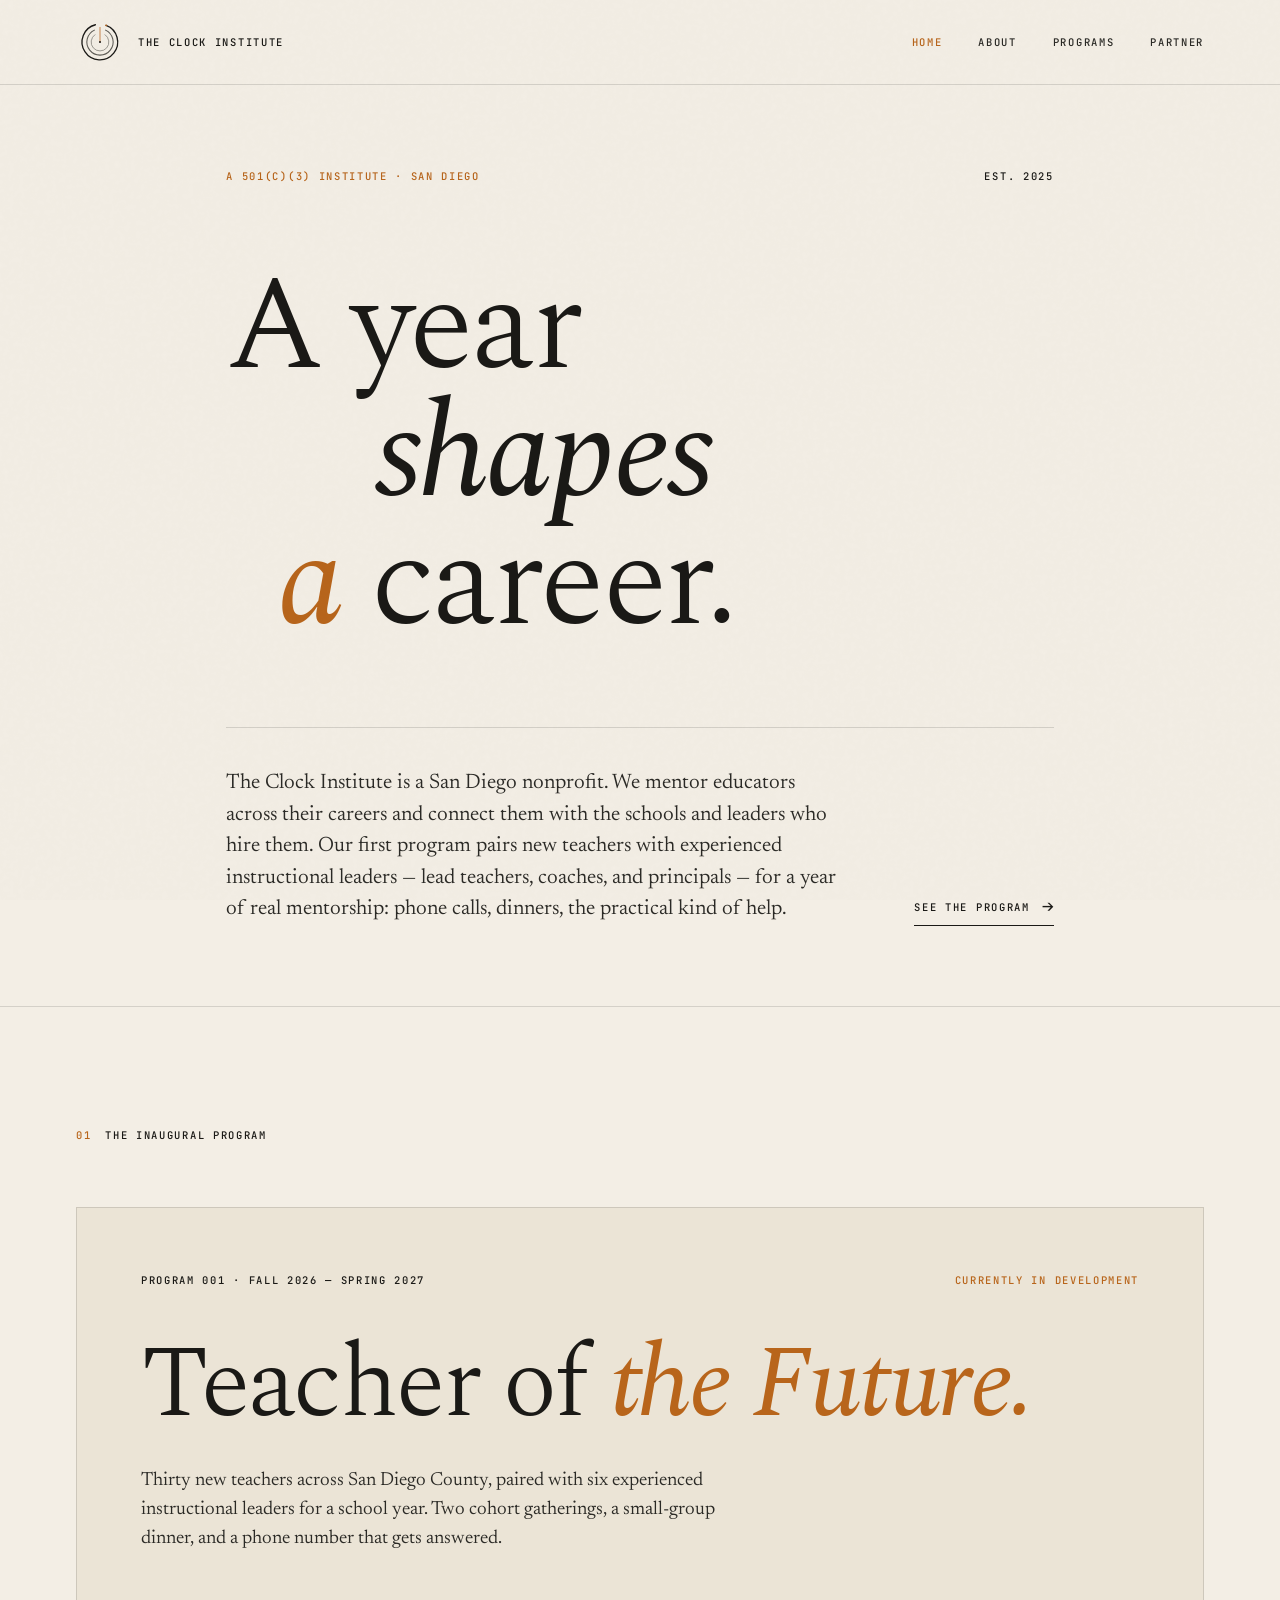
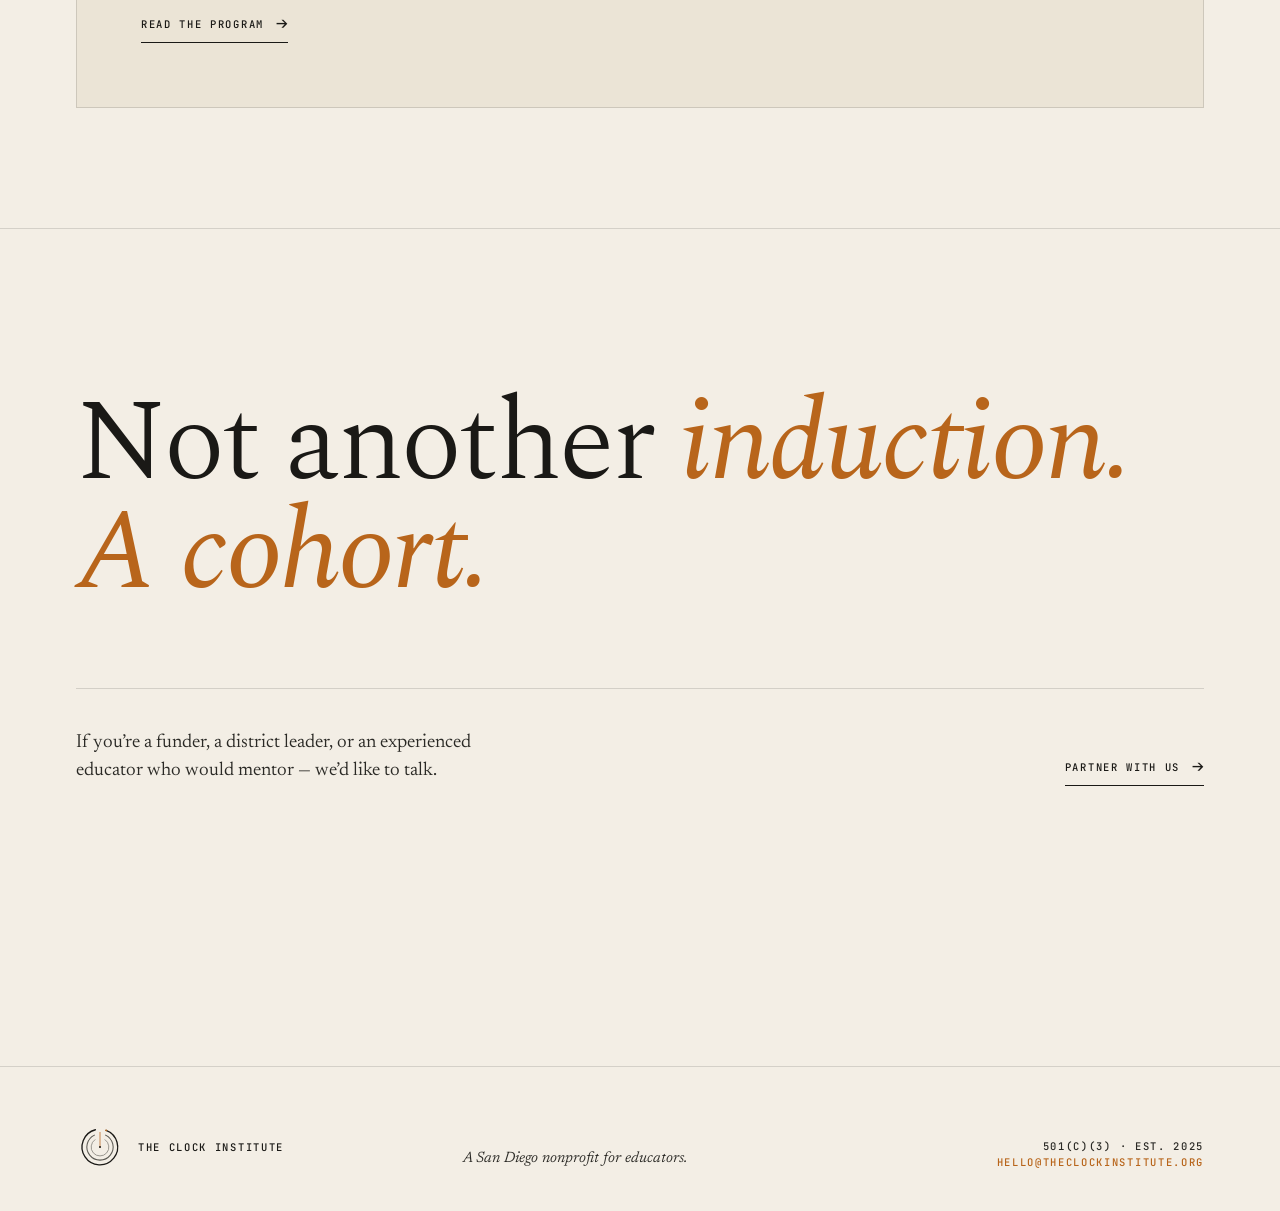
<file: index.html>
<!DOCTYPE html>
<html lang="en">
<head>
  <meta charset="utf-8">
  <meta name="viewport" content="width=device-width, initial-scale=1">
  <link rel="icon" type="image/svg+xml" href="/assets/img/mark.svg">
  <title>The Clock Institute</title>
  <meta name="description" content="The Clock Institute is a San Diego nonprofit. We mentor educators across their careers and connect them with the schools and leaders who hire them. Our first program, Teacher of the Future, launches fall 2026.">
  <link rel="preconnect" href="https://fonts.googleapis.com">
  <link rel="preconnect" href="https://fonts.gstatic.com" crossorigin>
  <link rel="stylesheet" href="https://fonts.googleapis.com/css2?family=Spectral:ital,wght@0,300;0,400;0,500;0,600;0,700;1,300;1,400;1,500;1,600&family=Newsreader:ital,opsz,wght@0,6..72,200..800;1,6..72,200..800&family=JetBrains+Mono:wght@300;400;500&display=swap">
  <link rel="stylesheet" href="assets/css/tokens.css">
  <link rel="stylesheet" href="assets/css/base.css">
  <link rel="stylesheet" href="assets/css/components.css">
  <script defer src="/assets/js/main.js"></script>
</head>
<body>
  <header class="site-header">
    <div class="frame" style="display:flex; justify-content:space-between; align-items:center;">
      <a href="/index.html" class="wordmark">
        <img src="/assets/img/mark.svg" alt="" class="wordmark-mark" width="48" height="48">
        <span class="wordmark-text">The Clock Institute</span>
      </a>
      <nav class="site-nav">
        <a href="/index.html" data-nav="home">Home</a>
        <a href="/about.html" data-nav="about">About</a>
        <a href="/programs.html" data-nav="programs">Programs</a>
        <a href="/partner.html" data-nav="partner">Partner</a>
      </nav>
    </div>
  </header>

  <section class="hero">
    <div class="frame">
      <div class="hero-meta">
        <span class="micro micro-ochre">A 501(c)(3) Institute · San Diego</span>
        <span class="micro">Est. 2025</span>
      </div>

      <h1 class="display hero-headline">
        <span class="line line-1">A year</span>
        <span class="line line-2 ital">shapes</span>
        <span class="line line-3"><span class="amp ital">a</span> career.</span>
      </h1>

      <div class="hero-foot">
        <p class="lede">
          The Clock Institute is a San Diego nonprofit. We mentor educators across their careers and connect them with the schools and leaders who hire them. Our first program pairs new teachers with experienced instructional leaders &mdash; lead teachers, coaches, and principals &mdash; for a year of real mentorship: phone calls, dinners, the practical kind of help.
        </p>
        <a href="/programs.html" class="cta-link">
          <span class="micro">See the program</span>
          <span class="cta-arrow">&rarr;</span>
        </a>
      </div>
    </div>
  </section>

  <section class="program-teaser">
    <div class="frame">
      <div class="section-tag micro">
        <span class="num">01</span><span>The inaugural program</span>
      </div>
      <a href="/programs.html" class="teaser-card">
        <div class="teaser-meta">
          <span class="micro">Program 001 &middot; Fall 2026 &mdash; Spring 2027</span>
          <span class="micro micro-ochre">Currently in development</span>
        </div>
        <h2 class="display teaser-title">
          Teacher of <span class="ital">the Future.</span>
        </h2>
        <p class="teaser-lede">
          Thirty new teachers across San Diego County, paired with six experienced instructional leaders for a school year. Two cohort gatherings, a small-group dinner, and a phone number that gets answered.
        </p>
        <div class="teaser-foot">
          <span class="micro">Read the program</span>
          <span class="cta-arrow">&rarr;</span>
        </div>
      </a>
    </div>
  </section>

  <section class="closing">
    <div class="frame">
      <h2 class="display closing-headline">
        Not another <span class="ital">induction.</span><br>
        <span class="ital">A cohort.</span>
      </h2>
      <div class="closing-foot">
        <p>If you&rsquo;re a funder, a district leader, or an experienced educator who would mentor &mdash; we&rsquo;d like to talk.</p>
        <a href="/partner.html" class="cta-link">
          <span class="micro">Partner with us</span>
          <span class="cta-arrow">&rarr;</span>
        </a>
      </div>
    </div>
  </section>

  <footer class="site-footer">
    <div class="frame" style="display:grid; grid-template-columns:1fr 1fr 1fr; gap:32px; align-items:end;">
      <a href="/index.html" class="wordmark">
        <img src="/assets/img/mark.svg" alt="" class="wordmark-mark" width="48" height="48">
        <span class="wordmark-text">The Clock Institute</span>
      </a>
      <p class="colophon">
        A San Diego nonprofit for educators.
      </p>
      <div class="micro" style="text-align:right; color: var(--ink-soft);">
        501(c)(3) &middot; est. 2025<br>
        <a href="mailto:hello@theclockinstitute.org" style="color: var(--ochre);">hello@theclockinstitute.org</a>
      </div>
    </div>
  </footer>
</body>
</html>
</file>
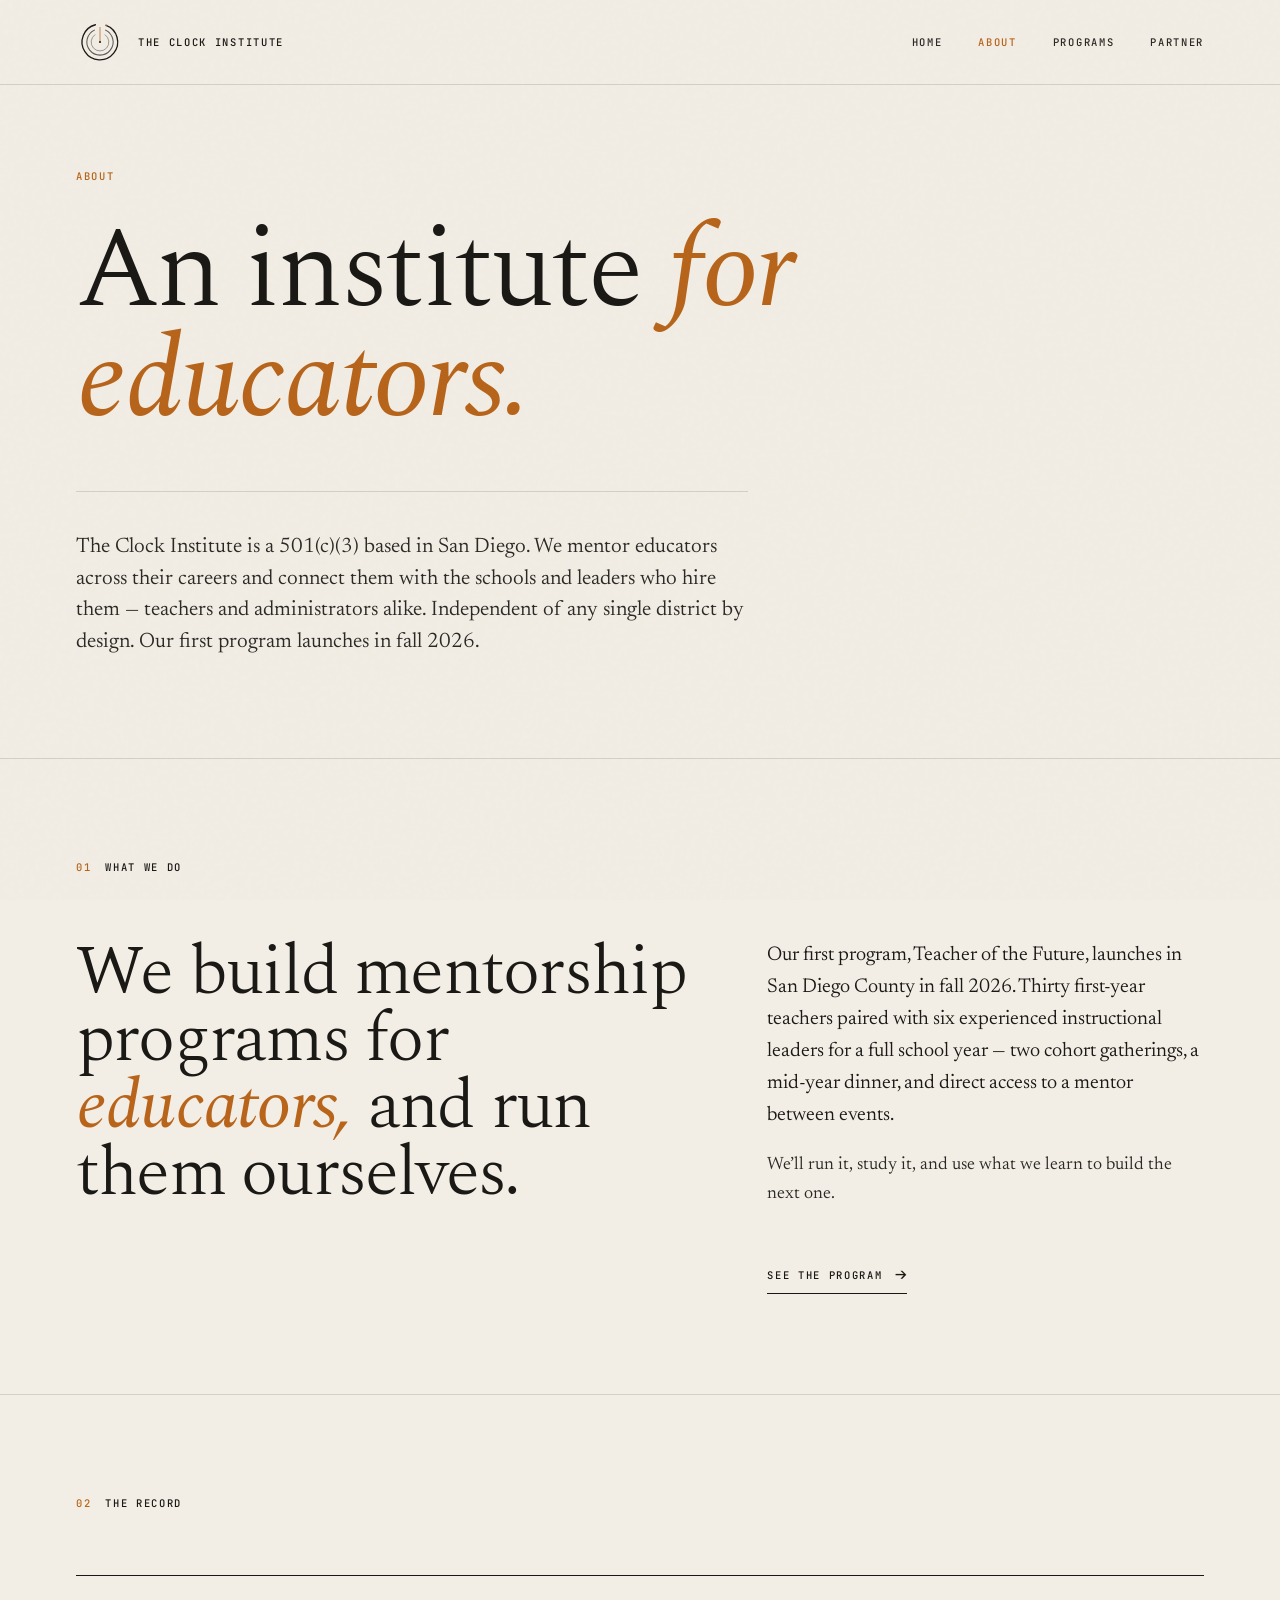
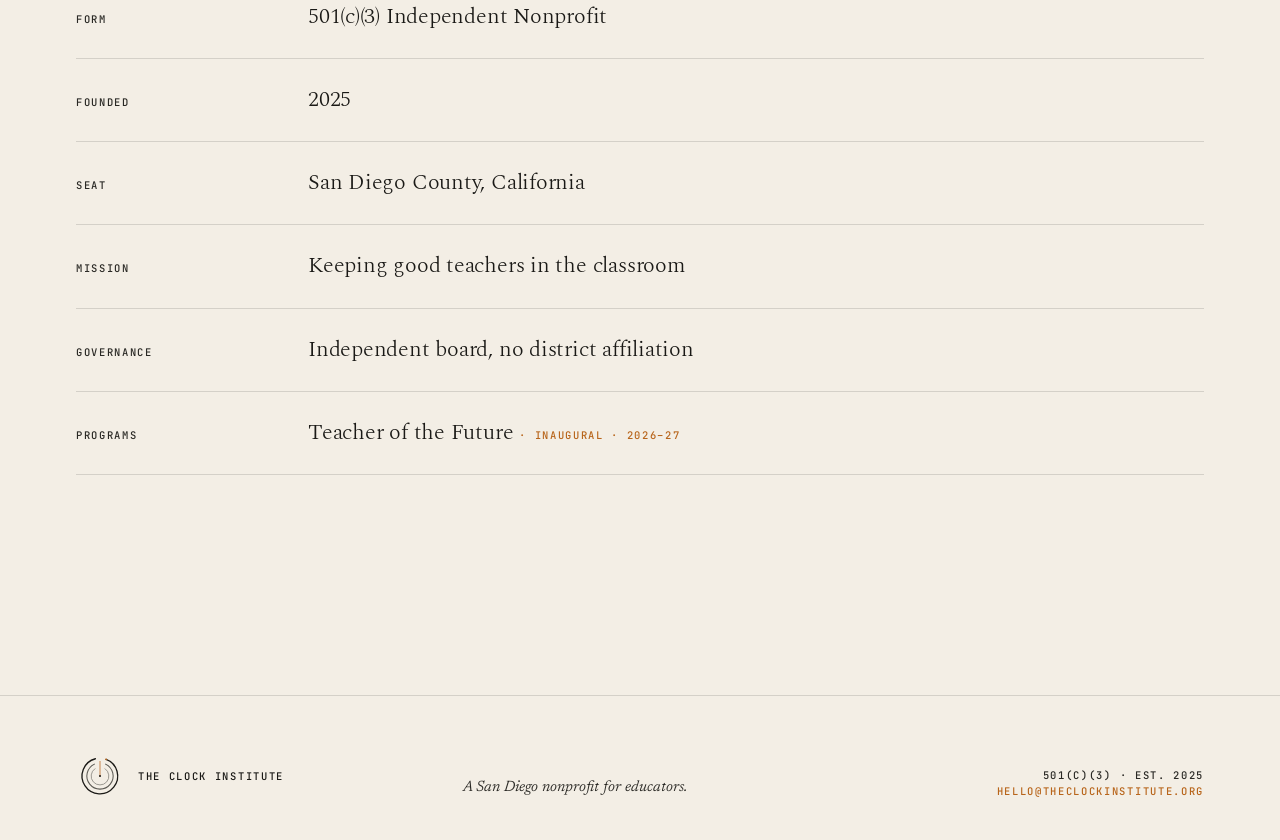
<file: about.html>
<!DOCTYPE html>
<html lang="en">
<head>
  <meta charset="utf-8">
  <meta name="viewport" content="width=device-width, initial-scale=1">
  <link rel="icon" type="image/svg+xml" href="/assets/img/mark.svg">
  <title>About — The Clock Institute</title>
  <meta name="description" content="The Clock Institute is a 501(c)(3) nonprofit based in San Diego. We mentor educators across their careers and connect them with the schools and leaders who hire them. Teachers and administrators alike.">
  <link rel="preconnect" href="https://fonts.googleapis.com">
  <link rel="preconnect" href="https://fonts.gstatic.com" crossorigin>
  <link rel="stylesheet" href="https://fonts.googleapis.com/css2?family=Spectral:ital,wght@0,300;0,400;0,500;0,600;0,700;1,300;1,400;1,500;1,600&family=Newsreader:ital,opsz,wght@0,6..72,200..800;1,6..72,200..800&family=JetBrains+Mono:wght@300;400;500&display=swap">
  <link rel="stylesheet" href="assets/css/tokens.css">
  <link rel="stylesheet" href="assets/css/base.css">
  <link rel="stylesheet" href="assets/css/components.css">
  <script defer src="/assets/js/main.js"></script>
</head>
<body>
  <header class="site-header">
    <div class="frame" style="display:flex; justify-content:space-between; align-items:center;">
      <a href="/index.html" class="wordmark">
        <img src="/assets/img/mark.svg" alt="" class="wordmark-mark" width="48" height="48">
        <span class="wordmark-text">The Clock Institute</span>
      </a>
      <nav class="site-nav">
        <a href="/index.html" data-nav="home">Home</a>
        <a href="/about.html" data-nav="about">About</a>
        <a href="/programs.html" data-nav="programs">Programs</a>
        <a href="/partner.html" data-nav="partner">Partner</a>
      </nav>
    </div>
  </header>

  <section class="page-head">
    <div class="frame">
      <span class="micro micro-ochre">About</span>
      <h1 class="display page-headline">
        An institute <span class="ital">for educators.</span>
      </h1>
      <p class="page-lede">
        The Clock Institute is a 501(c)(3) based in San Diego. We mentor educators across their careers and connect them with the schools and leaders who hire them &mdash; teachers and administrators alike. Independent of any single district by design. Our first program launches in fall 2026.
      </p>
    </div>
  </section>

  <section class="what-we-do">
    <div class="frame">
      <div class="section-tag micro"><span class="num">01</span><span>What we do</span></div>
      <div class="wwd-grid">
        <div class="wwd-lead">
          <h2 class="display">
            We build mentorship programs for <span class="ital">educators,</span> and run them ourselves.
          </h2>
        </div>
        <div class="wwd-detail">
          <p>Our first program, Teacher of the Future, launches in San Diego County in fall 2026. Thirty first-year teachers paired with six experienced instructional leaders for a full school year &mdash; two cohort gatherings, a mid-year dinner, and direct access to a mentor between events.</p>
          <p>We&rsquo;ll run it, study it, and use what we learn to build the next one.</p>
          <a href="/programs.html" class="cta-link" style="margin-top:32px;">
            <span class="micro">See the program</span>
            <span class="cta-arrow">&rarr;</span>
          </a>
        </div>
      </div>
    </div>
  </section>

  <section class="structure">
    <div class="frame">
      <div class="section-tag micro"><span class="num">02</span><span>The record</span></div>
      <div class="record">
        <div class="record-row">
          <span class="record-label micro">Form</span>
          <span class="record-val">501(c)(3) Independent Nonprofit</span>
        </div>
        <div class="record-row">
          <span class="record-label micro">Founded</span>
          <span class="record-val">2025</span>
        </div>
        <div class="record-row">
          <span class="record-label micro">Seat</span>
          <span class="record-val">San Diego County, California</span>
        </div>
        <div class="record-row">
          <span class="record-label micro">Mission</span>
          <span class="record-val">Keeping good teachers in the classroom</span>
        </div>
        <div class="record-row">
          <span class="record-label micro">Governance</span>
          <span class="record-val">Independent board, no district affiliation</span>
        </div>
        <div class="record-row">
          <span class="record-label micro">Programs</span>
          <span class="record-val">Teacher of the Future <span class="micro micro-ochre">&middot; inaugural &middot; 2026&ndash;27</span></span>
        </div>
      </div>
    </div>
  </section>

  <footer class="site-footer">
    <div class="frame" style="display:grid; grid-template-columns:1fr 1fr 1fr; gap:32px; align-items:end;">
      <a href="/index.html" class="wordmark">
        <img src="/assets/img/mark.svg" alt="" class="wordmark-mark" width="48" height="48">
        <span class="wordmark-text">The Clock Institute</span>
      </a>
      <p class="colophon">
        A San Diego nonprofit for educators.
      </p>
      <div class="micro" style="text-align:right; color: var(--ink-soft);">
        501(c)(3) &middot; est. 2025<br>
        <a href="mailto:hello@theclockinstitute.org" style="color: var(--ochre);">hello@theclockinstitute.org</a>
      </div>
    </div>
  </footer>
</body>
</html>
</file>
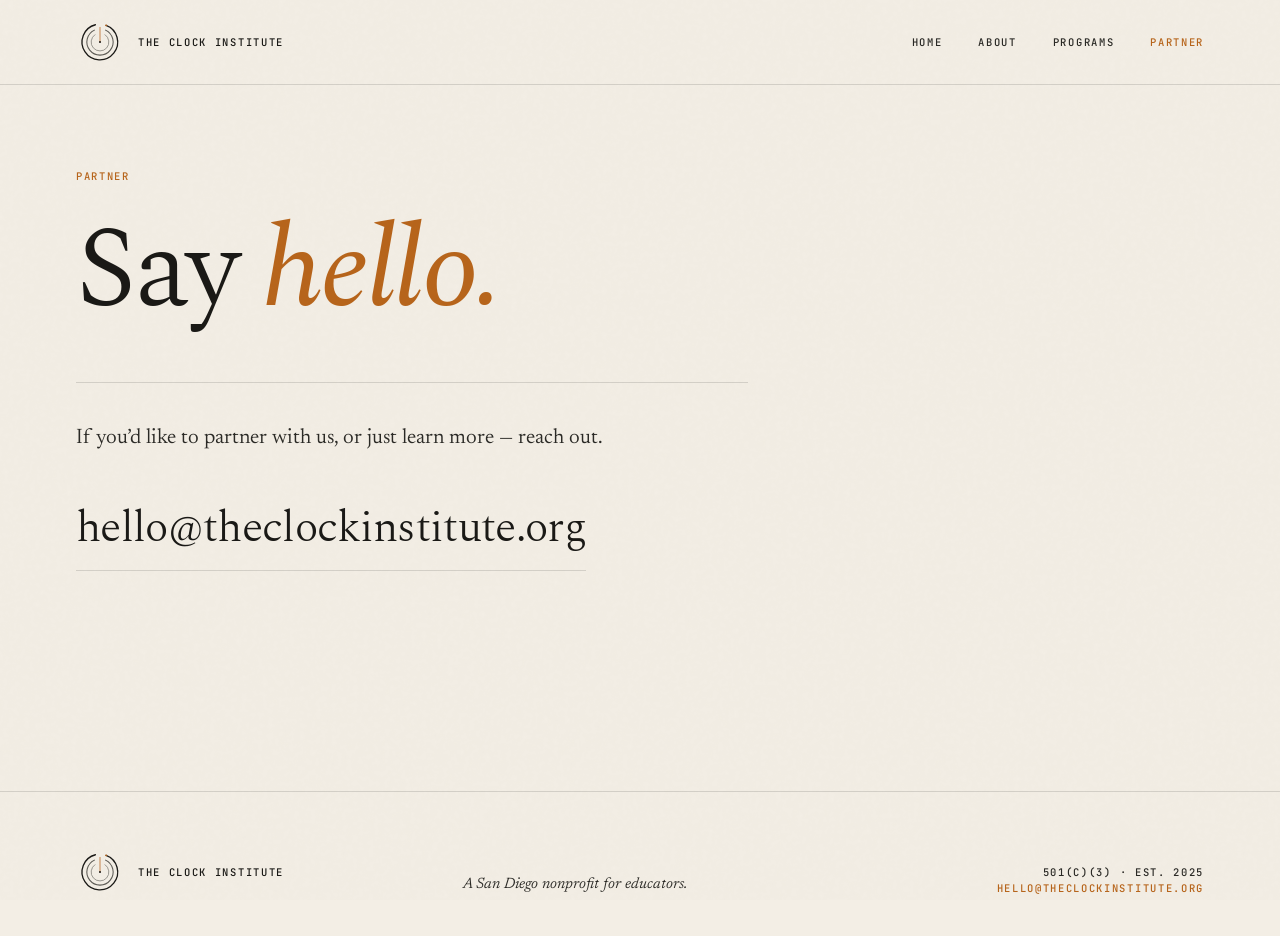
<file: partner.html>
<!DOCTYPE html>
<html lang="en">
<head>
  <meta charset="utf-8">
  <meta name="viewport" content="width=device-width, initial-scale=1">
  <link rel="icon" type="image/svg+xml" href="/assets/img/mark.svg">
  <title>Partner — The Clock Institute</title>
  <meta name="description" content="The Clock Institute partners with foundations, school districts, and curated program partners to support new teachers through their first year.">
  <link rel="preconnect" href="https://fonts.googleapis.com">
  <link rel="preconnect" href="https://fonts.gstatic.com" crossorigin>
  <link rel="stylesheet" href="https://fonts.googleapis.com/css2?family=Spectral:ital,wght@0,300;0,400;0,500;0,600;0,700;1,300;1,400;1,500;1,600&family=Newsreader:ital,opsz,wght@0,6..72,200..800;1,6..72,200..800&family=JetBrains+Mono:wght@300;400;500&display=swap">
  <link rel="stylesheet" href="assets/css/tokens.css">
  <link rel="stylesheet" href="assets/css/base.css">
  <link rel="stylesheet" href="assets/css/components.css">
  <script defer src="/assets/js/main.js"></script>
</head>
<body>
  <header class="site-header">
    <div class="frame" style="display:flex; justify-content:space-between; align-items:center;">
      <a href="/index.html" class="wordmark">
        <img src="/assets/img/mark.svg" alt="" class="wordmark-mark" width="48" height="48">
        <span class="wordmark-text">The Clock Institute</span>
      </a>
      <nav class="site-nav">
        <a href="/index.html" data-nav="home">Home</a>
        <a href="/about.html" data-nav="about">About</a>
        <a href="/programs.html" data-nav="programs">Programs</a>
        <a href="/partner.html" data-nav="partner">Partner</a>
      </nav>
    </div>
  </header>

  <section class="page-head">
    <div class="frame">
      <span class="micro micro-ochre">Partner</span>
      <h1 class="display page-headline">
        Say <span class="ital">hello.</span>
      </h1>
      <p class="page-lede">
        If you&rsquo;d like to partner with us, or just learn more &mdash; reach out.
      </p>
      <a href="mailto:hello@theclockinstitute.org" class="contact-email" style="margin-top:40px;">hello@theclockinstitute.org</a>
    </div>
  </section>

  <footer class="site-footer">
    <div class="frame" style="display:grid; grid-template-columns:1fr 1fr 1fr; gap:32px; align-items:end;">
      <a href="/index.html" class="wordmark">
        <img src="/assets/img/mark.svg" alt="" class="wordmark-mark" width="48" height="48">
        <span class="wordmark-text">The Clock Institute</span>
      </a>
      <p class="colophon">
        A San Diego nonprofit for educators.
      </p>
      <div class="micro" style="text-align:right; color: var(--ink-soft);">
        501(c)(3) &middot; est. 2025<br>
        <a href="mailto:hello@theclockinstitute.org" style="color: var(--ochre);">hello@theclockinstitute.org</a>
      </div>
    </div>
  </footer>
</body>
</html>
</file>
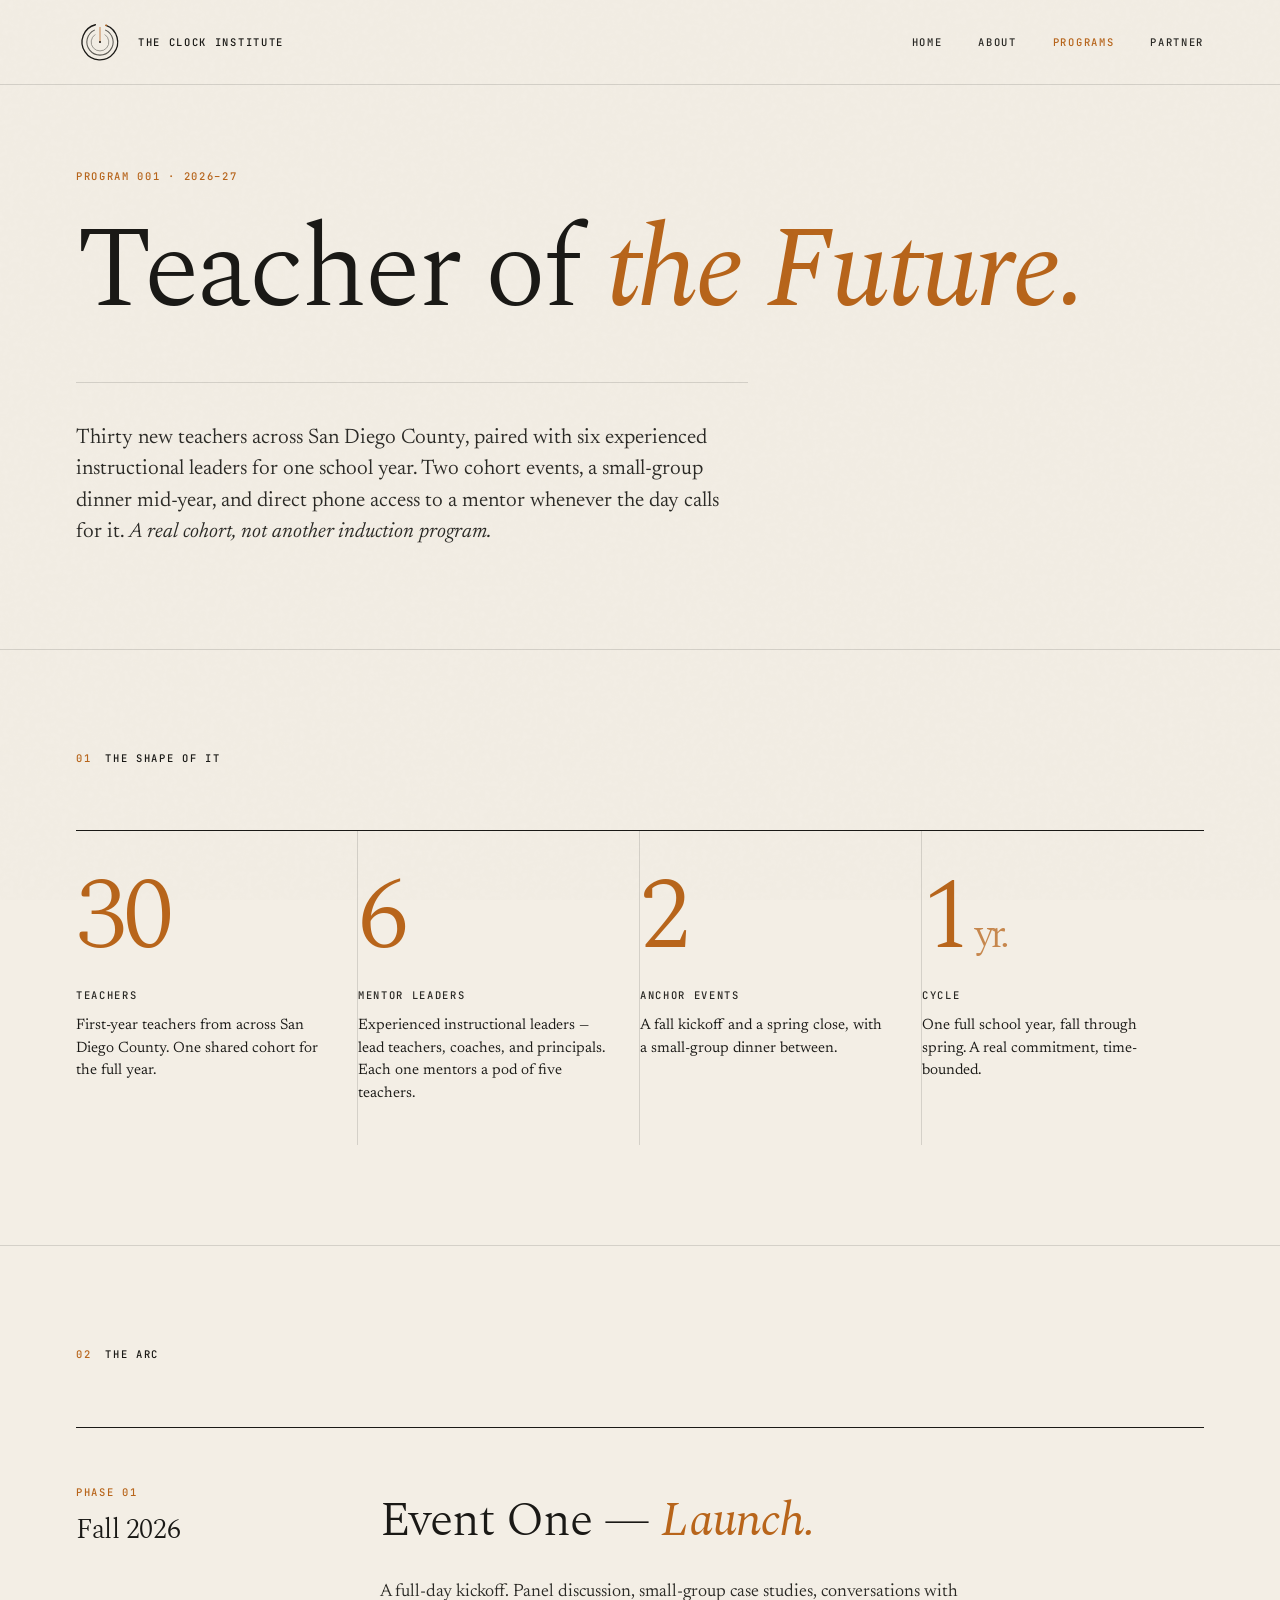
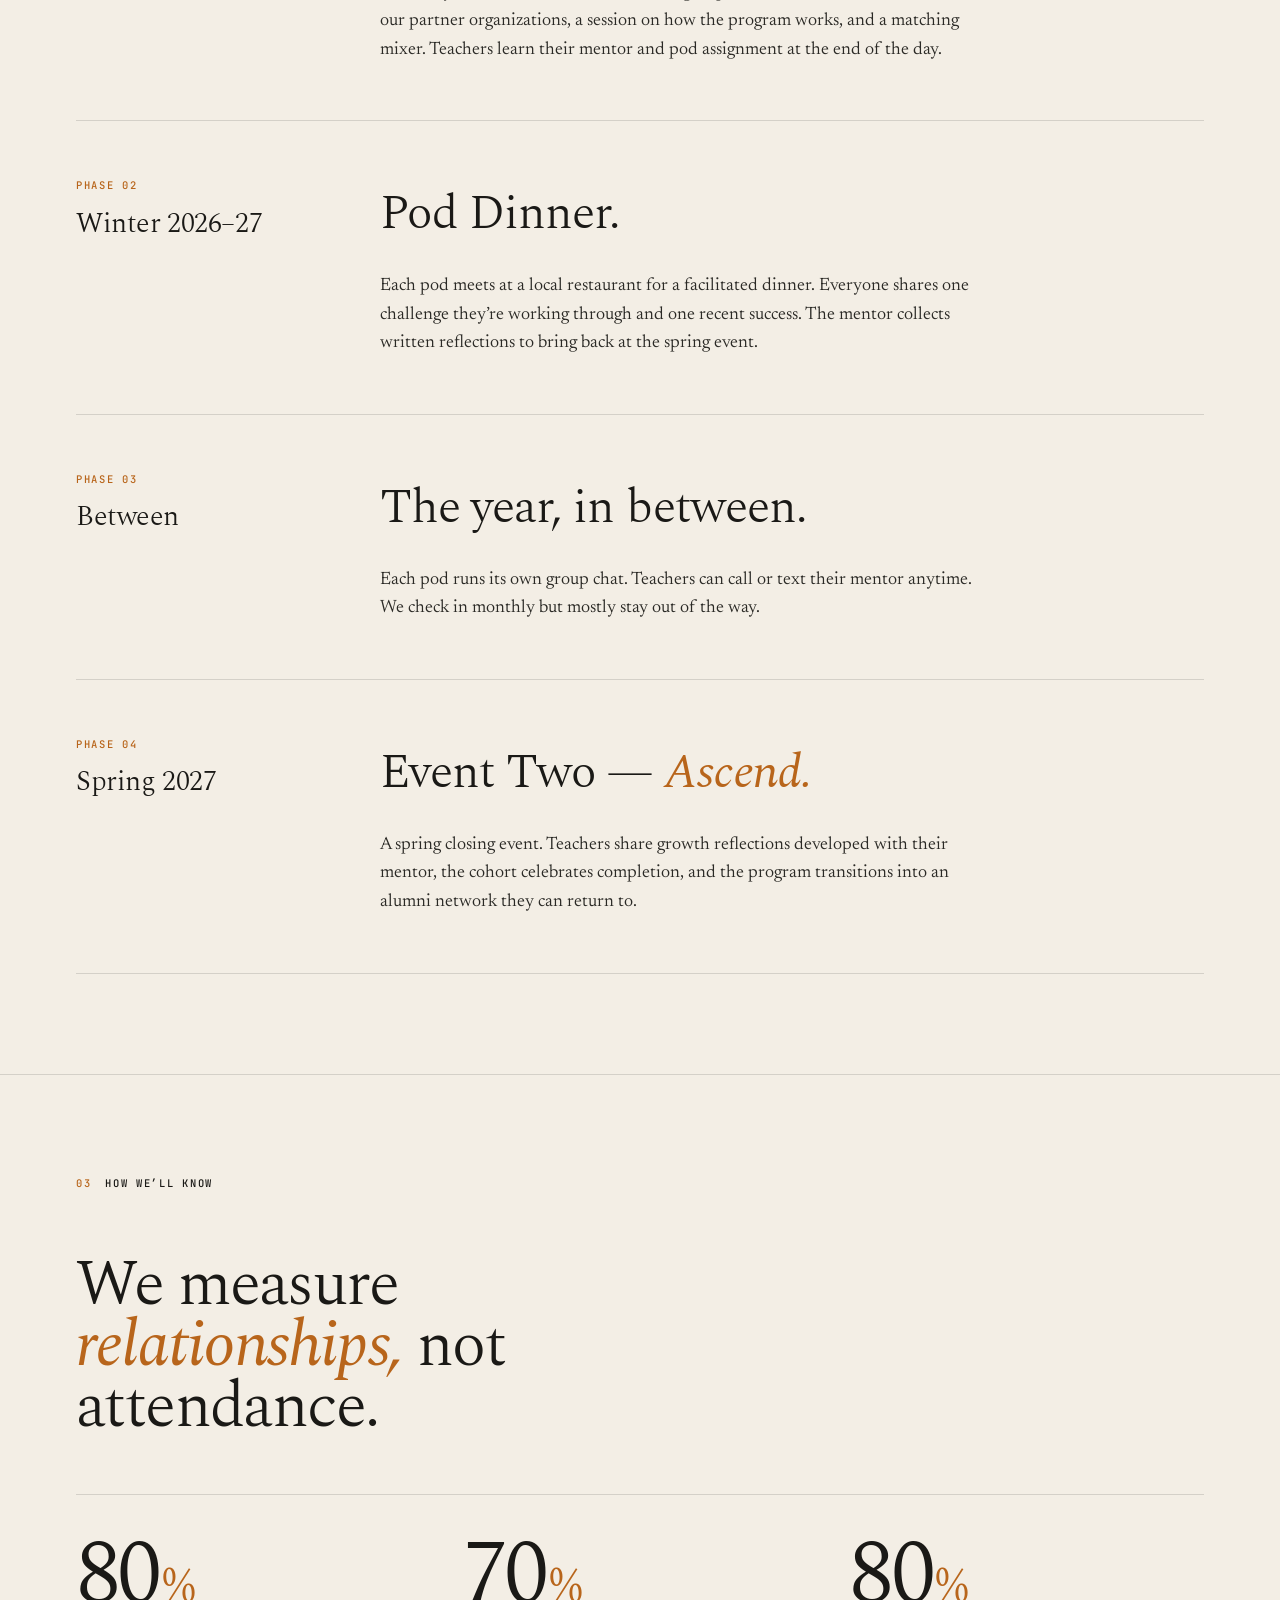
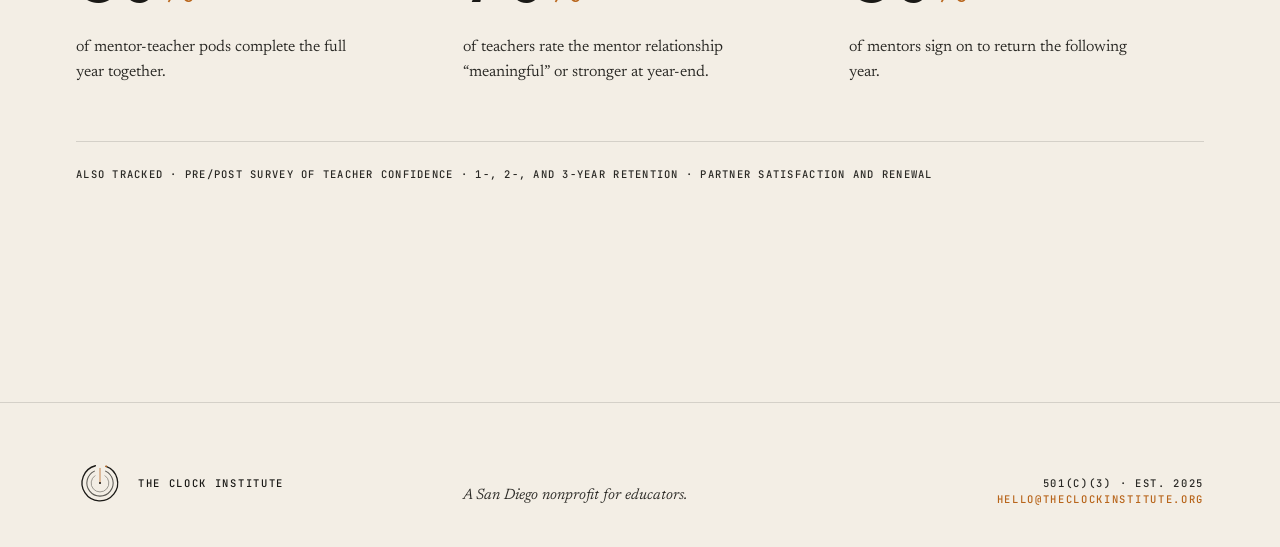
<file: programs.html>
<!DOCTYPE html>
<html lang="en">
<head>
  <meta charset="utf-8">
  <meta name="viewport" content="width=device-width, initial-scale=1">
  <link rel="icon" type="image/svg+xml" href="/assets/img/mark.svg">
  <title>Programs — The Clock Institute</title>
  <meta name="description" content="Teacher of the Future pairs thirty new teachers with six experienced instructional leaders across San Diego County for a full school year. Launching fall 2026.">
  <link rel="preconnect" href="https://fonts.googleapis.com">
  <link rel="preconnect" href="https://fonts.gstatic.com" crossorigin>
  <link rel="stylesheet" href="https://fonts.googleapis.com/css2?family=Spectral:ital,wght@0,300;0,400;0,500;0,600;0,700;1,300;1,400;1,500;1,600&family=Newsreader:ital,opsz,wght@0,6..72,200..800;1,6..72,200..800&family=JetBrains+Mono:wght@300;400;500&display=swap">
  <link rel="stylesheet" href="assets/css/tokens.css">
  <link rel="stylesheet" href="assets/css/base.css">
  <link rel="stylesheet" href="assets/css/components.css">
  <script defer src="/assets/js/main.js"></script>
</head>
<body>
  <header class="site-header">
    <div class="frame" style="display:flex; justify-content:space-between; align-items:center;">
      <a href="/index.html" class="wordmark">
        <img src="/assets/img/mark.svg" alt="" class="wordmark-mark" width="48" height="48">
        <span class="wordmark-text">The Clock Institute</span>
      </a>
      <nav class="site-nav">
        <a href="/index.html" data-nav="home">Home</a>
        <a href="/about.html" data-nav="about">About</a>
        <a href="/programs.html" data-nav="programs">Programs</a>
        <a href="/partner.html" data-nav="partner">Partner</a>
      </nav>
    </div>
  </header>

  <section class="page-head">
    <div class="frame">
      <span class="micro micro-ochre">Program 001 &middot; 2026&ndash;27</span>
      <h1 class="display page-headline">
        Teacher of <span class="ital">the Future.</span>
      </h1>
      <p class="page-lede">
        Thirty new teachers across San Diego County, paired with six experienced instructional leaders for one school year. Two cohort events, a small-group dinner mid-year, and direct phone access to a mentor whenever the day calls for it. <em>A real cohort, not another induction program.</em>
      </p>
    </div>
  </section>

  <section class="numbers">
    <div class="frame">
      <div class="section-tag micro"><span class="num">01</span><span>The shape of it</span></div>
      <div class="numbers-grid">
        <div class="num-cell">
          <div class="num-fig">30</div>
          <div class="num-label micro">Teachers</div>
          <p>First-year teachers from across San Diego County. One shared cohort for the full year.</p>
        </div>
        <div class="num-cell">
          <div class="num-fig">6</div>
          <div class="num-label micro">Mentor leaders</div>
          <p>Experienced instructional leaders &mdash; lead teachers, coaches, and principals. Each one mentors a pod of five teachers.</p>
        </div>
        <div class="num-cell">
          <div class="num-fig">2</div>
          <div class="num-label micro">Anchor events</div>
          <p>A fall kickoff and a spring close, with a small-group dinner between.</p>
        </div>
        <div class="num-cell">
          <div class="num-fig">1<span class="num-unit">yr.</span></div>
          <div class="num-label micro">Cycle</div>
          <p>One full school year, fall through spring. A real commitment, time-bounded.</p>
        </div>
      </div>
    </div>
  </section>

  <section class="arc">
    <div class="frame">
      <div class="section-tag micro"><span class="num">02</span><span>The arc</span></div>
      <div class="arc-list">
        <article class="arc-step">
          <div class="arc-when">
            <span class="micro">Phase 01</span>
            <h3 class="arc-time">Fall 2026</h3>
          </div>
          <div class="arc-detail">
            <h4 class="arc-name">Event One &mdash; <span class="ital">Launch.</span></h4>
            <p>A full-day kickoff. Panel discussion, small-group case studies, conversations with our partner organizations, a session on how the program works, and a matching mixer. Teachers learn their mentor and pod assignment at the end of the day.</p>
          </div>
        </article>
        <article class="arc-step">
          <div class="arc-when">
            <span class="micro">Phase 02</span>
            <h3 class="arc-time">Winter 2026&ndash;27</h3>
          </div>
          <div class="arc-detail">
            <h4 class="arc-name">Pod Dinner.</h4>
            <p>Each pod meets at a local restaurant for a facilitated dinner. Everyone shares one challenge they&rsquo;re working through and one recent success. The mentor collects written reflections to bring back at the spring event.</p>
          </div>
        </article>
        <article class="arc-step">
          <div class="arc-when">
            <span class="micro">Phase 03</span>
            <h3 class="arc-time">Between</h3>
          </div>
          <div class="arc-detail">
            <h4 class="arc-name">The year, in between.</h4>
            <p>Each pod runs its own group chat. Teachers can call or text their mentor anytime. We check in monthly but mostly stay out of the way.</p>
          </div>
        </article>
        <article class="arc-step">
          <div class="arc-when">
            <span class="micro">Phase 04</span>
            <h3 class="arc-time">Spring 2027</h3>
          </div>
          <div class="arc-detail">
            <h4 class="arc-name">Event Two &mdash; <span class="ital">Ascend.</span></h4>
            <p>A spring closing event. Teachers share growth reflections developed with their mentor, the cohort celebrates completion, and the program transitions into an alumni network they can return to.</p>
          </div>
        </article>
      </div>
    </div>
  </section>

  <section class="metrics">
    <div class="frame">
      <div class="section-tag micro"><span class="num">03</span><span>How we&rsquo;ll know</span></div>
      <h2 class="display metrics-headline">
        We measure <span class="ital">relationships,</span> not attendance.
      </h2>
      <div class="metrics-grid">
        <div class="metric">
          <div class="metric-num">80<span class="metric-unit">%</span></div>
          <p>of mentor-teacher pods complete the full year together.</p>
        </div>
        <div class="metric">
          <div class="metric-num">70<span class="metric-unit">%</span></div>
          <p>of teachers rate the mentor relationship &ldquo;meaningful&rdquo; or stronger at year-end.</p>
        </div>
        <div class="metric">
          <div class="metric-num">80<span class="metric-unit">%</span></div>
          <p>of mentors sign on to return the following year.</p>
        </div>
      </div>
      <p class="metrics-foot micro">
        Also tracked &middot; pre/post survey of teacher confidence &middot; 1-, 2-, and 3-year retention &middot; partner satisfaction and renewal
      </p>
    </div>
  </section>

  <footer class="site-footer">
    <div class="frame" style="display:grid; grid-template-columns:1fr 1fr 1fr; gap:32px; align-items:end;">
      <a href="/index.html" class="wordmark">
        <img src="/assets/img/mark.svg" alt="" class="wordmark-mark" width="48" height="48">
        <span class="wordmark-text">The Clock Institute</span>
      </a>
      <p class="colophon">
        A San Diego nonprofit for educators.
      </p>
      <div class="micro" style="text-align:right; color: var(--ink-soft);">
        501(c)(3) &middot; est. 2025<br>
        <a href="mailto:hello@theclockinstitute.org" style="color: var(--ochre);">hello@theclockinstitute.org</a>
      </div>
    </div>
  </footer>
</body>
</html>
</file>
<file: assets/css/tokens.css>
:root {
  --paper: #f3eee5;
  --paper-deep: #ebe4d6;
  --ink: #1a1916;
  --ink-soft: #2a2925;
  --ochre: #b8651b;
  --ochre-deep: #8a4a14;
  --rule: rgba(26, 25, 22, 0.14);
  --rule-strong: rgba(26, 25, 22, 0.28);

  --font-display: 'Spectral', Georgia, serif;
  --font-body: 'Newsreader', Georgia, serif;
  --font-mono: 'JetBrains Mono', ui-monospace, monospace;

  --max-w: 1240px;
  --pad-x: 56px;
  --pad-x-sm: 28px;
}
</file>
<file: assets/css/base.css>
* {
  margin: 0;
  padding: 0;
  box-sizing: border-box;
}

html {
  scroll-behavior: smooth;
}

body {
  background: var(--paper);
  color: var(--ink);
  font-family: var(--font-body);
  font-weight: 380;
  font-size: 17px;
  line-height: 1.55;
  -webkit-font-smoothing: antialiased;
  text-rendering: optimizeLegibility;
  overflow-x: hidden;
}

body::before {
  content: "";
  position: fixed;
  inset: 0;
  pointer-events: none;
  z-index: 100;
  opacity: 0.4;
  mix-blend-mode: multiply;
  background-image: url("data:image/svg+xml,%3Csvg viewBox='0 0 200 200' xmlns='http://www.w3.org/2000/svg'%3E%3Cfilter id='n'%3E%3CfeTurbulence type='fractalNoise' baseFrequency='0.85' numOctaves='2' stitchTiles='stitch'/%3E%3CfeColorMatrix values='0 0 0 0 0.1 0 0 0 0 0.1 0 0 0 0 0.08 0 0 0 0.05 0'/%3E%3C/filter%3E%3Crect width='100%25' height='100%25' filter='url(%23n)'/%3E%3C/svg%3E");
}

.frame {
  max-width: var(--max-w);
  margin: 0 auto;
  padding: 0 var(--pad-x);
  position: relative;
}

.display {
  font-family: var(--font-display);
  font-weight: 300;
  letter-spacing: -0.025em;
  line-height: 0.95;
}

.ital {
  font-family: var(--font-display);
  font-style: italic;
  font-weight: 400;
}

.mono {
  font-family: var(--font-mono);
  font-weight: 400;
  letter-spacing: 0.02em;
}

.micro {
  font-family: var(--font-mono);
  font-size: 10.5px;
  text-transform: uppercase;
  letter-spacing: 0.16em;
  font-weight: 500;
}

.micro-ochre {
  color: var(--ochre);
}

a {
  color: inherit;
  text-decoration: none;
}

a:hover {
  color: var(--ochre);
}

@media (max-width: 920px) {
  .frame {
    padding: 0 var(--pad-x-sm);
  }
}
</file>
<file: assets/css/components.css>
body {
  padding-top: 88px;
}

/* ---------- Header ---------- */

.site-header {
  position: fixed;
  top: 0;
  left: 0;
  right: 0;
  width: 100%;
  z-index: 50;
  background: var(--paper);
  border-bottom: 1px solid var(--rule);
  padding: 18px 0;
}

.wordmark {
  display: flex;
  align-items: center;
  gap: 14px;
}

.wordmark-mark {
  width: 48px;
  height: 48px;
  display: block;
}

.wordmark-text {
  font-family: var(--font-mono);
  font-size: 10.5px;
  text-transform: uppercase;
  letter-spacing: 0.16em;
  font-weight: 500;
  white-space: nowrap;
}

.site-nav {
  display: flex;
  gap: 36px;
}

.site-nav a {
  font-family: var(--font-mono);
  font-size: 10.5px;
  text-transform: uppercase;
  letter-spacing: 0.16em;
  font-weight: 500;
  color: var(--ink-soft);
}

.site-nav a:hover {
  color: var(--ochre);
}

.site-nav a.active {
  color: var(--ochre);
}

/* ---------- Footer ---------- */

.site-footer {
  border-top: 1px solid var(--rule);
  padding: 56px 0 40px;
  margin-top: 120px;
}

.colophon {
  font-family: var(--font-body);
  font-style: italic;
  font-size: 15px;
  color: var(--ink-soft);
  max-width: 38ch;
}

@media (max-width: 920px) {
  .site-footer .frame {
    grid-template-columns: 1fr !important;
    gap: 32px !important;
  }
}

@media (max-width: 720px) {
  .wordmark-text { display: none; }
  .site-nav { gap: 16px; }
  .site-nav a {
    font-size: 10px;
    letter-spacing: 0.1em;
  }
  .site-footer .wordmark-text { display: inline; }
}

/* ---------- Hero ---------- */

.hero {
  min-height: calc(100vh - 88px);
  display: flex;
  align-items: center;
  padding: 80px 0;
  position: relative;
}

.hero-meta {
  display: flex;
  justify-content: space-between;
  margin-bottom: 80px;
}

.hero-headline {
  font-size: clamp(64px, 10.5vw, 168px);
  margin-bottom: 80px;
}
.hero-headline .line { display: block; }
.hero-headline .line-2 { padding-left: 18%; }
.hero-headline .line-3 { padding-left: 6%; }
.hero-headline .amp {
  color: var(--ochre);
  font-style: italic;
}

.hero-foot {
  display: grid;
  grid-template-columns: 1fr auto;
  gap: 64px;
  align-items: end;
  padding-top: 40px;
  border-top: 1px solid var(--rule);
}

.hero-foot .lede {
  font-size: 21px;
  line-height: 1.5;
  max-width: 52ch;
  color: var(--ink-soft);
}
.hero-foot .lede em {
  color: var(--ink);
  font-family: var(--font-display);
  font-style: italic;
}

.cta-link {
  display: inline-flex;
  align-items: center;
  gap: 12px;
  padding-bottom: 4px;
  border-bottom: 1px solid var(--ink);
  transition: gap 0.3s ease, color 0.3s ease;
}
.cta-link:hover { gap: 18px; color: var(--ochre); border-color: var(--ochre); }
.cta-arrow { font-family: var(--font-display); font-size: 18px; }

@keyframes fadeUp {
  from { opacity: 0; transform: translateY(16px); }
  to { opacity: 1; transform: translateY(0); }
}
.hero-headline .line {
  opacity: 0;
  animation: fadeUp 1.2s cubic-bezier(0.2, 0.7, 0.2, 1) forwards;
}
.hero-headline .line-1 { animation-delay: 0.2s; }
.hero-headline .line-2 { animation-delay: 0.45s; }
.hero-headline .line-3 { animation-delay: 0.7s; }

.hero-meta, .hero-foot {
  opacity: 0;
  animation: fadeUp 1s ease forwards 1s;
}

@media (max-width: 920px) {
  .hero-headline .line-2, .hero-headline .line-3 { padding-left: 0; }
  .hero-foot { grid-template-columns: 1fr; }
}

/* ---------- Section tag ---------- */

.section-tag {
  display: flex;
  align-items: center;
  gap: 14px;
  margin-bottom: 64px;
}
.section-tag .num { color: var(--ochre); }

/* ---------- Program teaser & Closing ---------- */

section.program-teaser, section.closing {
  padding: 120px 0;
  border-top: 1px solid var(--rule);
}

.teaser-card {
  display: block;
  background: var(--paper-deep);
  border: 1px solid var(--rule);
  padding: 64px;
  transition: background 0.4s ease, border-color 0.4s ease;
  position: relative;
}
.teaser-card:hover {
  background: var(--ink);
  color: var(--paper);
  border-color: var(--ink);
}
.teaser-card:hover .teaser-meta .micro,
.teaser-card:hover .teaser-lede { color: rgba(243, 238, 229, 0.75); }
.teaser-card:hover .teaser-title .ital,
.teaser-card:hover .teaser-foot .cta-arrow { color: var(--ochre); }

.teaser-meta {
  display: flex;
  justify-content: space-between;
  margin-bottom: 48px;
}
.teaser-title {
  font-size: clamp(56px, 8vw, 120px);
  margin-bottom: 32px;
}
.teaser-title .ital { color: var(--ochre); transition: color 0.4s ease; }
.teaser-lede {
  font-size: 19px;
  line-height: 1.55;
  max-width: 60ch;
  color: var(--ink-soft);
  margin-bottom: 56px;
  transition: color 0.4s ease;
}
.teaser-foot {
  display: inline-flex;
  align-items: center;
  gap: 12px;
  padding-bottom: 4px;
  border-bottom: 1px solid currentColor;
}

section.closing {
  padding: 160px 0;
}
.closing-headline {
  font-size: clamp(56px, 9vw, 144px);
  margin-bottom: 80px;
}
.closing-headline .ital { color: var(--ochre); }
.closing-foot {
  display: grid;
  grid-template-columns: 1fr auto;
  gap: 48px;
  align-items: end;
  padding-top: 40px;
  border-top: 1px solid var(--rule);
}
.closing-foot p {
  font-size: 19px;
  line-height: 1.5;
  max-width: 44ch;
  color: var(--ink-soft);
}

@media (max-width: 920px) {
  .teaser-card { padding: 40px 28px; }
  .teaser-meta { flex-direction: column; gap: 8px; margin-bottom: 32px; }
  .closing-foot { grid-template-columns: 1fr; }
  section.program-teaser, section.closing { padding: 80px 0; }
}

/* ---------- About: page head, what-we-do, structure ---------- */

section.page-head {
  padding: 80px 0 100px;
}
.page-head .micro-ochre { display: block; margin-bottom: 32px; }
.page-headline {
  font-size: clamp(56px, 9vw, 144px);
  margin-bottom: 56px;
}
.page-headline .ital { color: var(--ochre); }
.page-lede {
  font-size: 21px;
  line-height: 1.5;
  max-width: 56ch;
  color: var(--ink-soft);
  padding-top: 40px;
  border-top: 1px solid var(--rule);
}

section.what-we-do {
  padding: 100px 0;
  border-top: 1px solid var(--rule);
}

.wwd-grid {
  display: grid;
  grid-template-columns: 1.4fr 1fr;
  gap: 80px;
  align-items: start;
}

.wwd-lead h2 {
  font-size: clamp(40px, 5.5vw, 80px);
}
.wwd-lead h2 .ital { color: var(--ochre); }

.wwd-detail p {
  font-size: 18px;
  line-height: 1.6;
  color: var(--ink-soft);
  margin-bottom: 20px;
  max-width: 48ch;
}
.wwd-detail p:first-child {
  font-size: 20px;
  color: var(--ink);
}

section.structure {
  padding: 100px 0;
  border-top: 1px solid var(--rule);
}

.record {
  border-top: 1px solid var(--ink);
}
.record-row {
  display: grid;
  grid-template-columns: 200px 1fr;
  gap: 32px;
  padding: 24px 0;
  border-bottom: 1px solid var(--rule);
  align-items: baseline;
}
.record-label {
  color: var(--ink-soft);
  padding-top: 4px;
}
.record-val {
  font-family: var(--font-display);
  font-size: 22px;
  font-weight: 380;
  letter-spacing: -0.01em;
}

@media (max-width: 920px) {
  .wwd-grid { grid-template-columns: 1fr; gap: 40px; }
  .record-row { grid-template-columns: 1fr; gap: 4px; }
  section.what-we-do, section.structure { padding: 64px 0; }
}

/* ---------- Programs: numbers, arc, metrics ---------- */

section.numbers, section.arc, section.metrics {
  padding: 100px 0;
  border-top: 1px solid var(--rule);
}

.numbers-grid {
  display: grid;
  grid-template-columns: repeat(4, 1fr);
  gap: 0;
  border-top: 1px solid var(--ink);
}
.num-cell {
  padding: 40px 32px 40px 0;
  border-right: 1px solid var(--rule);
}
.num-cell:last-child { border-right: none; padding-right: 0; }
.num-fig {
  font-family: var(--font-display);
  font-weight: 300;
  font-size: clamp(64px, 8vw, 120px);
  line-height: 0.9;
  letter-spacing: -0.04em;
  color: var(--ochre);
  margin-bottom: 24px;
}
.num-fig .num-unit { font-size: 0.4em; opacity: 0.75; margin-left: 6px; }
.num-label { color: var(--ink-soft); margin-bottom: 12px; }
.num-cell p {
  font-size: 15px;
  line-height: 1.5;
  color: var(--ink);
  max-width: 28ch;
}

.arc-list {
  display: grid;
  gap: 0;
  border-top: 1px solid var(--ink);
}
.arc-step {
  display: grid;
  grid-template-columns: 240px 1fr;
  gap: 64px;
  padding: 56px 0;
  border-bottom: 1px solid var(--rule);
  align-items: start;
}
.arc-when .micro { color: var(--ochre); margin-bottom: 8px; display: block; }
.arc-time {
  font-family: var(--font-display);
  font-weight: 350;
  font-size: 28px;
  letter-spacing: -0.015em;
}
.arc-name {
  font-family: var(--font-display);
  font-weight: 350;
  font-size: clamp(32px, 4vw, 48px);
  letter-spacing: -0.02em;
  margin-bottom: 20px;
}
.arc-name .ital { color: var(--ochre); }
.arc-detail p {
  font-size: 18px;
  line-height: 1.6;
  color: var(--ink-soft);
  max-width: 60ch;
}

.metrics-headline {
  font-size: clamp(40px, 5vw, 72px);
  margin-bottom: 56px;
  max-width: 14ch;
}
.metrics-headline .ital { color: var(--ochre); }
.metrics-grid {
  display: grid;
  grid-template-columns: repeat(3, 1fr);
  gap: 32px;
  border-top: 1px solid var(--rule);
  padding-top: 40px;
}
.metric {
  padding-right: 32px;
}
.metric-num {
  font-family: var(--font-display);
  font-weight: 300;
  font-size: clamp(56px, 7vw, 96px);
  line-height: 0.9;
  letter-spacing: -0.04em;
  color: var(--ink);
  margin-bottom: 20px;
}
.metric-num .metric-unit { color: var(--ochre); font-size: 0.5em; margin-left: 4px; }
.metric p {
  font-size: 16px;
  line-height: 1.55;
  color: var(--ink-soft);
  max-width: 32ch;
}
.metrics-foot {
  margin-top: 56px;
  padding-top: 24px;
  border-top: 1px solid var(--rule);
  color: var(--ink-soft);
  letter-spacing: 0.12em;
}

@media (max-width: 920px) {
  .numbers-grid { grid-template-columns: 1fr 1fr; }
  .num-cell:nth-child(2) { border-right: none; }
  .num-cell:nth-child(1), .num-cell:nth-child(2) { border-bottom: 1px solid var(--rule); }
  .arc-step { grid-template-columns: 1fr; gap: 16px; }
  .metrics-grid { grid-template-columns: 1fr; }
  section.numbers, section.arc, section.metrics { padding: 64px 0; }
}

/* ---------- Partner: contact email ---------- */

.contact-email {
  display: inline-block;
  font-family: var(--font-display);
  font-weight: 380;
  font-size: clamp(28px, 4vw, 44px);
  letter-spacing: -0.015em;
  border-bottom: 1px solid var(--rule);
  padding-bottom: 8px;
  transition: border-color 0.3s ease, color 0.3s ease;
}
.contact-email:hover {
  color: var(--ochre);
  border-color: var(--ochre);
}
</file>
